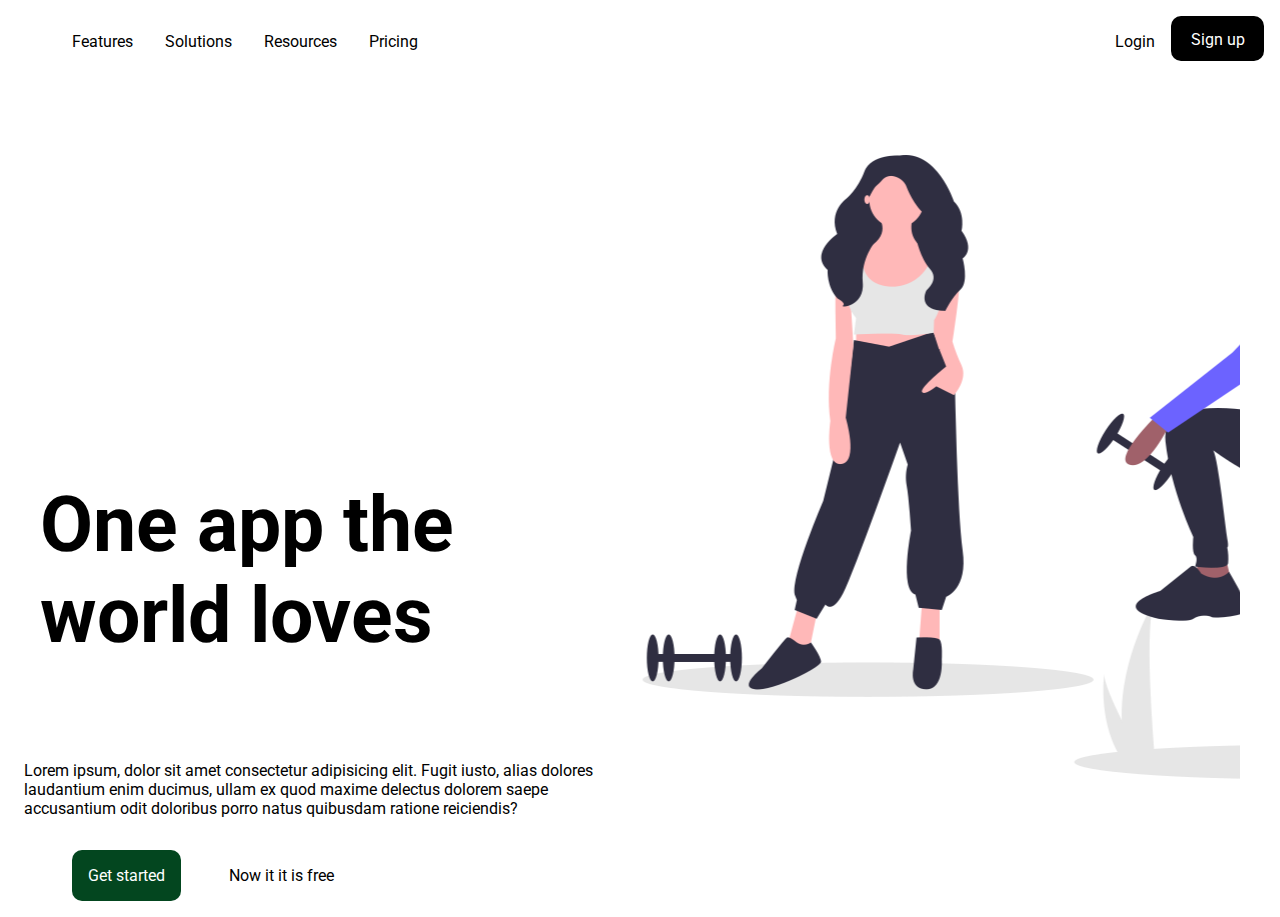
<file: html/index.html>
<!DOCTYPE html>
<html lang="pt-br">
  <head>
    <meta charset="UTF-8" />
    <meta http-equiv="X-UA-Compatible" content="IE=edge" />
    <meta name="viewport" content="width=device-width, initial-scale=1.0" />
    <link rel="stylesheet" href="./style.css" />
    <title>NSdev.</title>
  </head>
  <body>
    <div class="content">
      <div class="container">
        <div class="content-right">
          <ul>
            <li>Features</li>
            <li>Solutions</li>
            <li>Resources</li>
            <li>Pricing</li>
          </ul>
        </div>
        <div class="content-left">
          <ul>
            <li>Login</li>
            <li>Sign up</li>
          </ul>
        </div>
      </div>
      <main>
        <div class="content-info">
          <h1>One app the world loves</h1>
          <p>
            Lorem ipsum, dolor sit amet consectetur adipisicing elit. Fugit iusto, alias dolores laudantium enim ducimus, ullam ex quod maxime delectus dolorem saepe accusantium odit doloribus porro natus quibusdam ratione reiciendis?
          </p>
          <ul>
            <li>
              <a href="#" class="started">Get started</a>
            </li>
            <li>
              <a href="#" class="free"> Now it it is free </a>
            </li>
          </ul>
        </div>
        <div class="content-img">
          
        </div>
      </main>
    </div>
  </body>
</html>
</file>
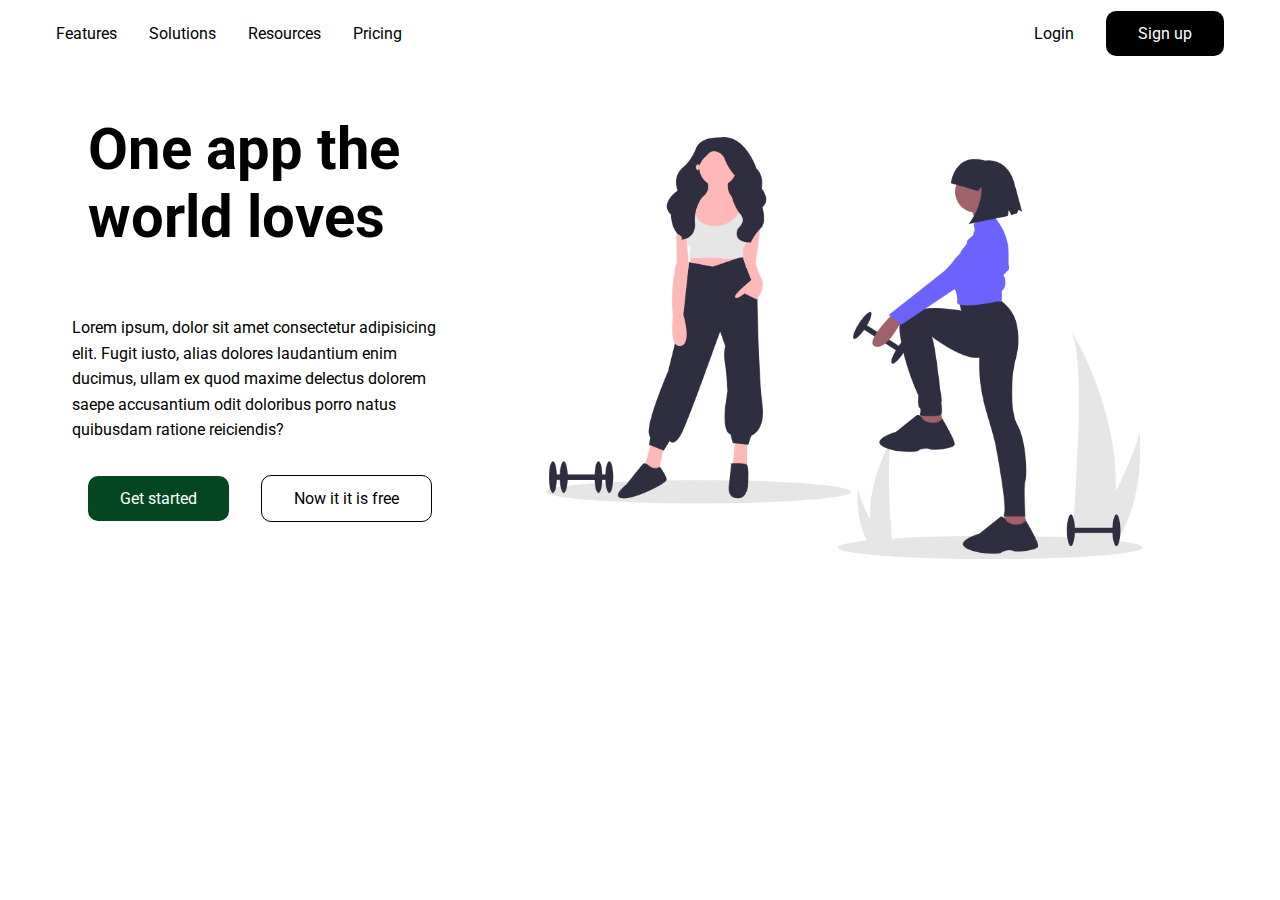
<file: HTML5 &  CSS3/index.html>
<!DOCTYPE html>
<html lang="pt-br">
  <head>
    <meta charset="UTF-8" />
    <meta http-equiv="X-UA-Compatible" content="IE=edge" />
    <meta name="viewport" content="width=device-width, initial-scale=1.0" />
    <link rel="stylesheet" href="./style.css" />
    <title>NSdev.</title>
  </head>

  <body>
    <div class="content">
      <div class="container">
        <div class="content-left">
          <ul class="nav-links">
            <li><a href="#">Features</a></li>
            <li><a href="#">Solutions</a></li>
            <li><a href="#">Resources</a></li>
            <li><a href="#">Pricing</a></li>
          </ul>
        </div>
        <div class="content-right">
          <ul class="nav-links">
            <li><a href="./Pages/Login/login.html">Login</a></li>
            <li>
              <a class="btn black" href="./Pages/Sign-up/index.html">Sign up</a>
            </li>
          </ul>
        </div>
      </div>
      <main>
        <div class="content-info">
          <h1>One app the world loves</h1>
          <p>
            Lorem ipsum, dolor sit amet consectetur adipisicing elit. Fugit
            iusto, alias dolores laudantium enim ducimus, ullam ex quod maxime
            delectus dolorem saepe accusantium odit doloribus porro natus
            quibusdam ratione reiciendis?
          </p>
          <div class="content-actions">
            <a href="#" class="started btn">Get started</a>
            <a href="#" class="btn transparent"> Now it it is free </a>
          </div>
        </div>
        <img src="./Asset/img/person.png" alt="person" class="content-img" />
      </main>
    </div>
  </body>
</html>
</file>
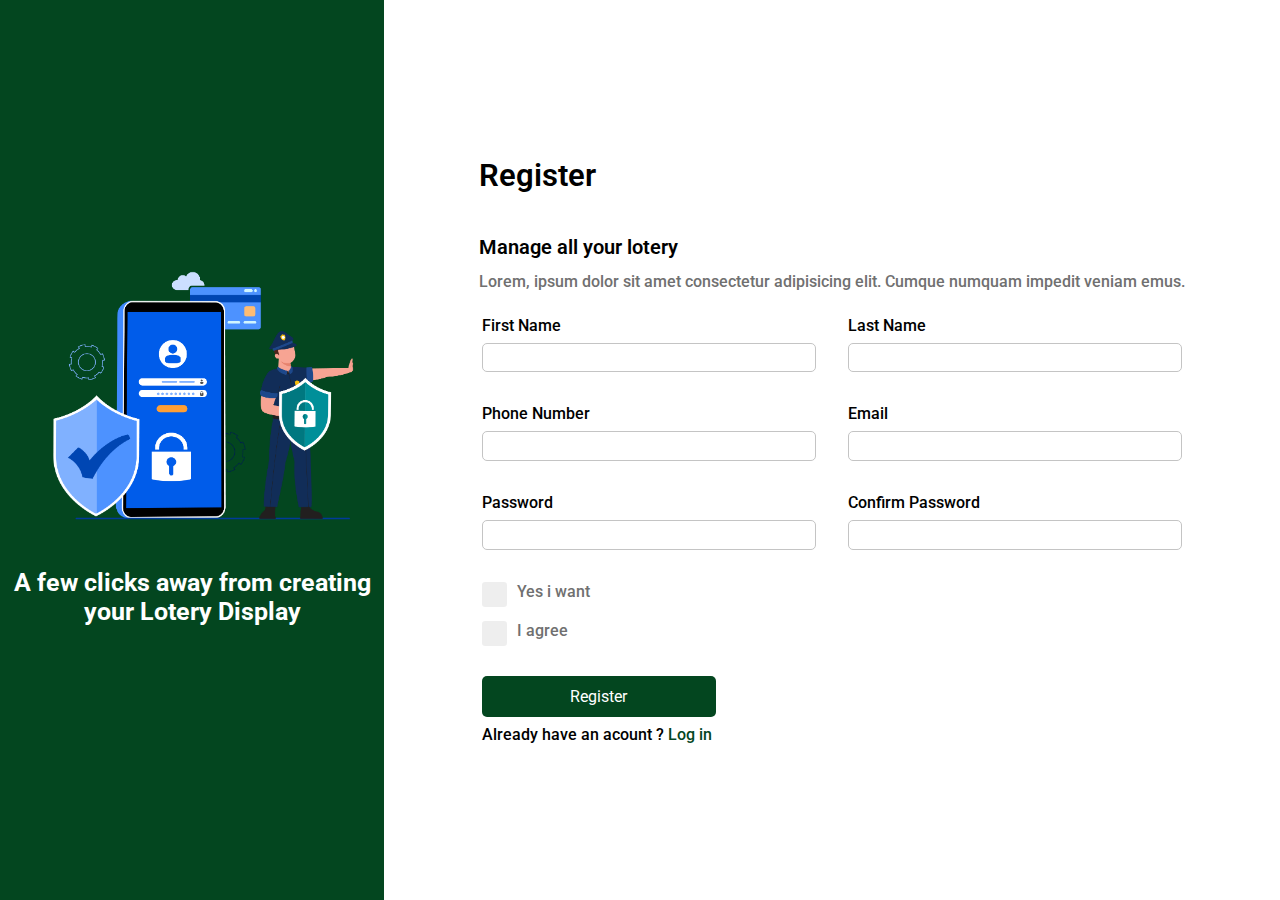
<file: HTML5 &  CSS3/Pages/Sign-up/index.html>
<!DOCTYPE html>
<html lang="pt-br">

<head>
    <meta charset="UTF-8">
    <meta http-equiv="X-UA-Compatible" content="IE=edge">
    <meta name="viewport" content="width=device-width, initial-scale=1.0">
    <link rel="stylesheet" href="style.css">
    <title>Sign-up</title>
</head>

<body>
    <main>
        <aside>
            <img src="./../../Asset/img/Untitled-1.png" alt="Ilustração de registro" class="sign-ilustratation">
            <h4>A few clicks away from creating your Lotery Display</h4>
        </aside>
        <section>
            <div class="form-header">
                <h2>Register</h2>
                <h5>Manage all your lotery</h5>
                <p>Lorem, ipsum dolor sit amet consectetur adipisicing elit. Cumque numquam impedit veniam emus.</p>
            </div>
            <div class="container">
                <form action="">
                    <div class="input-box">
                        <label for="first-name" class="user-details">First Name</label>
                        <input type="text" name="first_name">
                    </div>
                    <div class="input-box">
                        <label for="last-name" class="user-details">Last Name</label>
                        <input type="text" name="last_name">
                    </div>
                    <div class="input-box">
                        <label for="phone_number" class="user-details">Phone Number</label>
                        <input type="text" name="phone_number">
                    </div>
                    <div class="input-box">
                        <label for="email" class="user-details">Email</label>
                        <input type="email" name="Email">
                    </div>

                    <div class="input-box">
                        <label for="password" class="user-details">Password</label>
                        <input type="password" name="password">
                    </div>
                    <div class="input-box">
                        <label for="confirm_password " class="user-details ">Confirm Password</label>
                        <input type="password" name="confirm_password ">
                    </div>
                    <div class="checkboxes">
                        <div class="input-box-row">
                            <label class="container-checkbox">
                                <input type="checkbox"> Yes i want
                                <span class="checkmark"></span>
                              </label>
                        </div>
                        <div class="input-box-row">
                            <label class="container-checkbox">
                                <input type="checkbox"> I agree
                                <span class="checkmark"></span>
                              </label>
                        </div>
                        <div class="input-box">
                            <button type="submit ">Register</button>
                            <label for="have_acount ">Already have an acount ? <a href="./../Login/login.html">Log in</a></label>
                        </div>

                    </div>

                </form>
            </div>
        </section>

    </main>
</body>

</html>
</file>
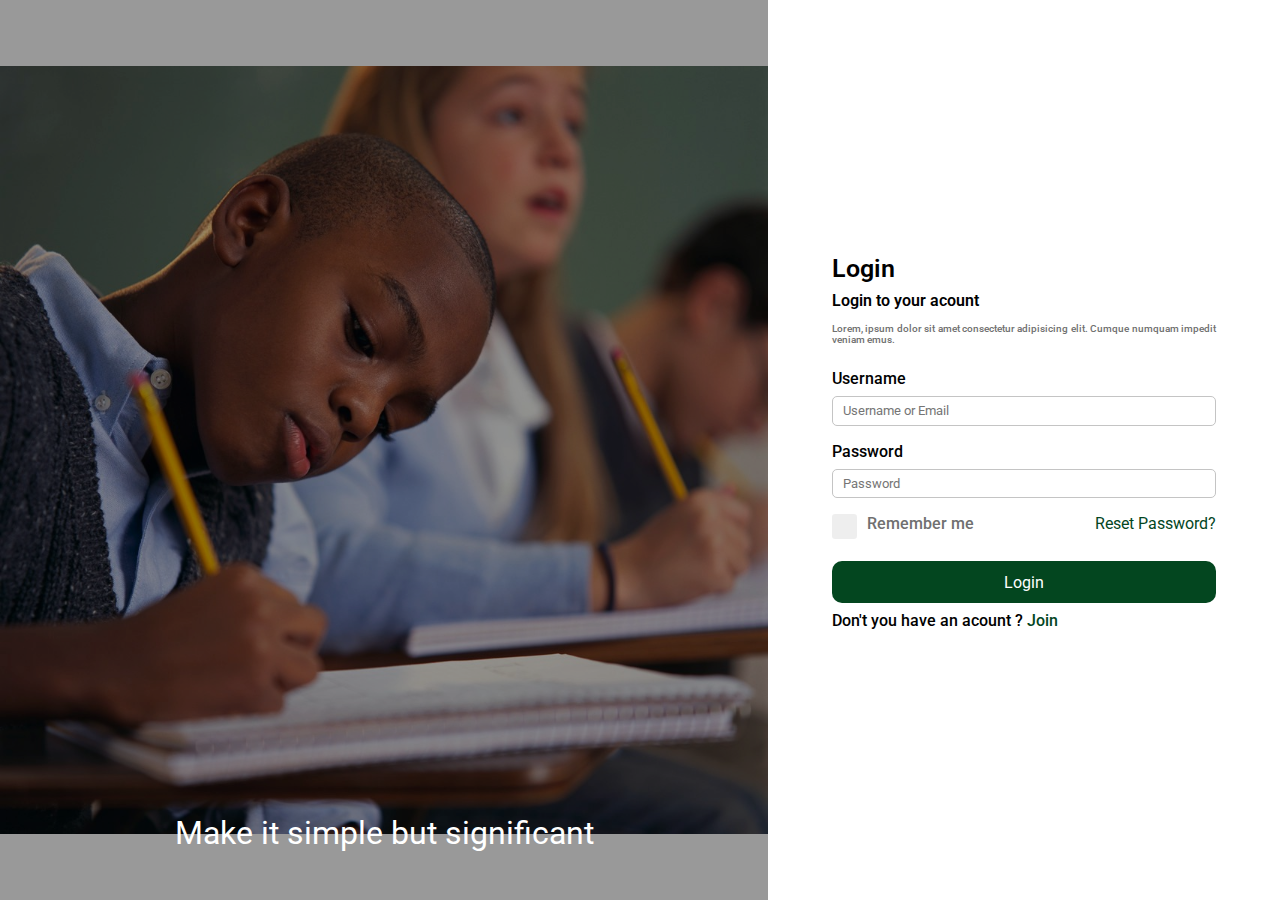
<file: HTML5 &  CSS3/Pages/Login/login.html>
<!DOCTYPE html>
<html lang="pt-br">

<head>
    <meta charset="UTF-8">
    <meta http-equiv="X-UA-Compatible" content="IE=edge">
    <meta name="viewport" content="width=device-width, initial-scale=1.0">
    <link rel="stylesheet" href="style.css">
    <title>Login</title>
</head>

<body>
    <main>
        <aside>
            <div class="overlay"></div>
            <img src="./../../Asset/img/112.jpg" alt="Ilustração de registro" class="sign-ilustratation">
            <h4>Make it simple but significant</h4>
        </aside>
        <section>
            <div class="form-header">
                <h2>Login</h2>
                <h5>Login to your acount</h5>
                <p>Lorem, ipsum dolor sit amet consectetur adipisicing elit. Cumque numquam impedit veniam emus.</p>
            </div>
            <div class="container">
                <form action="">

                    <div class="input-box">
                        <label for="email" class="user-details">Username</label>
                        <input type="email" placeholder="Username or Email" name="Email">
                    </div>

                    <div class="input-box">
                        <label for="password" class="user-details">Password</label>
                        <input type="password" placeholder="Password" name="password">
                    </div>
                    <div class="checkboxes">
                        <div class="input-box-row">
                            <div>
                                <label class="container-checkbox">
                                    <input type="checkbox"> Remember me
                                    <span class="checkmark"></span>
                                  </label>
                            </div>
                            <a href="#">Reset Password?</a>
                        </div>

                        <div class="input-box">
                            <button type="submit ">Login</button>
                            <label for="have_acount ">Don't you have an acount ? <a href="./../Sign-up/index.html">Join</a></label>
                        </div>

                    </div>

                </form>
            </div>
        </section>
    </main>
</body>

</html>
</file>
<file: html/style.css>
@import url("https://fonts.googleapis.com/css2?family=Roboto:wght@100;300;400;500;700;900&display=swap");

* {
  font-family: Roboto, sans-serif;
}

.container {
  position: relative;
  max-width: 100vw;
  height: auto;

  display: flex;
  justify-content: space-between;
  align-items: center;
}

.content-right {
  display: flex;
}

ul {
  list-style: none;
  display: flex;
  margin: 0.5rem;
}

li {
  padding: 1rem;
}

.content-left ul li:nth-child(2) {
  color: #fff;
  background: #000;
  border-radius: 10px;
  padding: 0.9rem;
  width: 4rem;
  height: 1rem;
  text-align: center;
}

main {
    display: flex;
}

.content-info {
    margin-top: 20rem;
    width: 50%;
}

.content-info h1 {
    font-weight: bold;
    font-size: 58pt;
    padding: 2rem;
}

p {
    padding: 1rem;   
}

.started {
    background: rgb(3, 70, 31);
    padding: 1rem;
    width: 6rem;
    border-radius: 10px;
    color: #FFF;
    text-align: center;
    text-decoration: none;
}

.free {
    padding: 1rem;
    width: 6rem;
    color: #000;
    text-align: center;
    text-decoration: none;
}

.content-img{
    width: 50%;
    margin-right: 2rem;
    background: url('./asset//img/person.png') no-repeat;
    background-position-x: 20%;
    background-clip: cover;
}
</file>
<file: HTML5 &  CSS3/style.css>
@import url("https://fonts.googleapis.com/css2?family=Roboto:wght@100;300;400;500;700;900&display=swap");

/* ==================== Variáveis ====================  */

:root {
  --primary-color: #03461f;
  --black: #000;
  --white: #fff;
  --font-family: Roboto, sans-serif;
  --nav-links-gap: 2rem;
  --button-border-radius: 10px;
  --btn-opacity-transition: 0.85;
  --transition-time: 300ms;
}

/* ==================== Reset ====================  */

* {
  font-family: var(--font-family);
}

a {
  text-decoration: none;
  color: var(--black);
}

p {
  padding: 1rem;
  line-height: 1.6;
}

img {
  width: 100%;
  height: auto;
}

/* ==================== Utilidades ====================  */

.container {
  position: relative;
  max-width: 100vw;
  height: auto;
  display: flex;
  justify-content: space-between;
  align-items: center;
}

.container a:hover {
  text-decoration: underline;
}

/* ==================== Botões ====================  */

.btn {
  border-radius: var(--button-border-radius);
  text-decoration: none;
  padding: 0.8rem 2rem;
  text-align: center;
  transition: all var(--transition-time) ease-in-out;
  cursor: pointer;
}

.btn:hover {
  text-decoration: none;
  opacity: var(--btn-opacity-transition);
}

.btn.black {
  color: var(--white);
  background: var(--black);
}

.btn.started {
  color: var(--white);
  background: var(--primary-color);
}

.btn.transparent {
  color: var(--black);
  border: 1px solid var(--black);
}

.btn.transparent:hover {
  opacity: 1;
  color: var(--white);
  background-color: var(--black);
}

/* ==================== Conteúdo ====================  */
main {
  display: flex;
  margin-top: 1.5rem;
  margin-left: 3rem;
  margin-right: 3rem;
}

.content-left {
  display: flex;
}

.content-actions,
.nav-links {
  gap: var(--nav-links-gap);
  align-items: center;
  list-style: none;
  display: flex;
  margin: 0.5rem;
  padding: 0;
  justify-content: center;
}

.nav-links {
  margin: 1rem 3rem;
}

.content-info {
  flex: 2;
}

.content-info h1 {
  font-weight: bold;
  font-size: 58px;
  padding: 2rem;
  margin: 0;
}

.content-img {
  width: 65%;
  max-width: 800px;
}

@media screen and (max-width: 1200px) {
  main {
    flex-direction: column-reverse;
    align-items: center;
    justify-content: center;
    text-align: center;
  }

  .content-img {
    display: none;
  }
}

@media screen and (max-width: 750px) {
  .container {
    justify-content: center;
    gap: var(--nav-links-gap);
  }

  .nav-links {
    margin: 1rem 0;
  }

  main {
    width: 85%;
    margin: 2rem auto;
  }

  .content-info h1 {
    padding: 0;
  }
}

@media screen and (max-width: 600px) {
  html {
    font-size: 80%;
  }
  .container {
    gap: 0;
    flex-wrap: wrap;
  }
}
</file>
<file: HTML5 &  CSS3/Pages/Sign-up/style.css>
@import url("https://fonts.googleapis.com/css2?family=Roboto:wght@100;300;400;500;700;900&display=swap");
:root {
    --primary-color: #03461f;
    --black: #000;
    --white: #fff;
    --font-family: Roboto, sans-serif;
    --nav-links-gap: 2rem;
    --button-border-radius: 10px;
    --btn-opacity-transition: 0.85;
    --transition-time: 300ms;
    --subtitle-text: #707070;
}

* {
    font-family: Roboto, sans-serif;
}

body {
    padding: 0;
    margin: 0;
    box-sizing: border-box;
    background: var(--white);
}

a {
    text-decoration: none;
    color: var(--black);
}

main {
    display: flex;
}

aside {
    display: flex;
    flex-direction: column;
    justify-content: center;
    align-items: center;
    width: 30%;
    height: 100vh;
    background: var(--primary-color);
}

aside h4 {
    color: var(--white);
    font-size: 1.563rem;
    text-align: center;
}

.sign-ilustratation {
    max-width: 100%;
}

section {
    display: flex;
    justify-content: center;
    align-items: center;
    flex-direction: column;
    flex: 1;
    overflow: auto;
}

.form-header {
    display: flex;
    flex-direction: column;
    align-items: flex-start;
}

.form-header h2 {
    margin-bottom: 0.5rem;
    font-size: 1.953rem;
    font-weight: 600;
}

.form-header h5 {
    font-size: 1.25rem;
    font-weight: 600;
    margin-bottom: 0.3rem;
}

.form-header p {
    font-size: 1rem;
    color: var(--subtitle-text);
    font-weight: 500;
    text-align: justify;
    margin: 0.5rem 0 0;
}

.container {
    max-width: 700px;
    width: 100%;
    padding: 1.563rem 1.875rem;
}

section form {
    display: grid;
    grid-template-columns: 1fr 1fr;
    gap: 2rem;
}

.input-box {
    display: flex;
    flex-direction: column;
    gap: 0.5rem;
}

input {
    padding: 0.4rem 0.6rem;
    border-radius: 5px;
    border: 1px solid #c4c4c4;
    outline: none;
}

.input-box-row {
    display: flex;
    flex-direction: row;
    gap: 0.5rem;
}

.input-box-row label {
    color: #707070;
}

label {
    font-weight: 500;
}

.checkboxes {
    display: flex;
    flex-direction: column;
    gap: 0.5rem;
}

.checkboxes button {
    margin-top: 1rem;
    background-color: var(--primary-color);
    color: var(--white);
    padding: 0.7rem 0.7rem;
    border: none;
    border-radius: 5px;
    font-size: 1rem;
    width: 70%;
    transition: background-color 0.8s;
}

.checkboxes button:hover {
    color: var(--primary-color);
    background-color: var(--white);
    border: 1px var(--primary-color) solid;
}

.checkboxes a {
    color: var(--primary-color);
}


/* Customize the label (the container) */

.container-checkbox {
    display: block;
    position: relative;
    padding-left: 35px;
    margin-bottom: 12px;
    cursor: pointer;
    font-size: 1rem;
    -webkit-user-select: none;
    -moz-user-select: none;
    -ms-user-select: none;
    user-select: none;
}


/* Hide the browser's default checkbox */

.container-checkbox input {
    position: absolute;
    opacity: 0;
    cursor: pointer;
    height: 0;
    width: 0;
}


/* Create a custom checkbox */

.checkmark {
    position: absolute;
    top: 0;
    left: 0;
    height: 25px;
    width: 25px;
    background-color: #eee;
    border-radius: 0.2rem;
}


/* On mouse-over, add a grey background color */

.container-checkbox:hover input~.checkmark {
    background-color: #ccc;
}


/* When the checkbox is checked, add a --primary-color background */

.container-checkbox input:checked~.checkmark {
    background-color: var(--primary-color);
}


/* Create the checkmark/indicator (hidden when not checked) */

.checkmark:after {
    content: "";
    position: absolute;
    display: none;
}


/* Show the checkmark when checked */

.container-checkbox input:checked~.checkmark:after {
    display: block;
}


/* Style the checkmark/indicator */

.container-checkbox .checkmark:after {
    left: 9px;
    top: 5px;
    width: 5px;
    height: 10px;
    border: solid white;
    border-width: 0 3px 3px 0;
    -webkit-transform: rotate(45deg);
    -ms-transform: rotate(45deg);
    transform: rotate(45deg);
}
</file>
<file: HTML5 &  CSS3/Pages/Login/style.css>
@import url("https://fonts.googleapis.com/css2?family=Roboto:wght@100;300;400;500;700;900&display=swap");
:root {
    --primary-color: #03461f;
    --black: #000;
    --white: #fff;
    --font-family: Roboto, sans-serif;
    --nav-links-gap: 2rem;
    --button-border-radius: 10px;
    --btn-opacity-transition: 0.85;
    --transition-time: 300ms;
    --subtitle-text: #707070;
}

* {
    margin: 0;
    padding: 0;
    font-family: Roboto, sans-serif;
}

a {
    text-decoration: none;
}

body {
    padding: 0;
    margin: 0;
    box-sizing: border-box;
    background: var(--white);
}

main {
    display: flex;
    height: 100vh;
    overflow-y: hidden;
}

aside {
    display: flex;
    flex-direction: column;
    justify-content: center;
    align-items: center;
    width: 60%;
    position: relative;
}

aside h4 {
    position: absolute;
    color: var(--white);
    bottom: 3rem;
    font-size: 2rem;
    font-weight: 400;
}

.overlay {
    position: absolute;
    top: 0;
    left: 0;
    width: 100%;
    height: 100%;
    background-color: var(--black);
    opacity: 0.4;
}

aside img {
    width: 100%;
    height: auto;
}

section {
    display: flex;
    flex: 1;
    justify-content: center;
    align-items: stretch;
    flex-direction: column;
    gap: 1.5rem;
    margin: 0 4rem;
}

.form-header {
    display: flex;
    flex-direction: column;
    align-items: flex-start;
}

.form-header h2 {
    margin-bottom: 0.5rem;
    font-size: 1.563rem;
    font-weight: 600;
}

.form-header h5 {
    font-size: 1rem;
    font-weight: 600;
    margin-bottom: 0.3rem;
}

.form-header p {
    font-size: 0.6rem;
    color: var(--subtitle-text);
    font-weight: 500;
    text-align: justify;
    margin: 0.5rem 0 0;
}

.input-box {
    display: flex;
    flex-direction: column;
    gap: 0.5rem;
    margin-bottom: 1rem;
}

input {
    padding: 0.4rem 0.6rem;
    border-radius: 5px;
    border: 1px solid #c4c4c4;
    outline: none;
}

.input-box-row {
    display: flex;
    flex-direction: row;
    justify-content: space-between;
}

.input-box-row label {
    color: #707070;
}

label {
    font-weight: 500;
}

.input-box button {
    margin-top: 1rem;
    background-color: var(--primary-color);
    color: var(--white);
    padding: 0.7rem 0.7rem;
    border: none;
    border-radius: var(--button-border-radius);
    font-size: 1rem;
    width: 100%;
<<<<<<< HEAD
    transition: background-color 0.8s;
=======
    transition: background-color 1s;
>>>>>>> eba8fb0dd918bcca00d3b23169292ce531443fc5
}

.input-box button:hover {
    color: var(--primary-color);
    background-color: var(--white);
    border: 1px var(--primary-color) solid;
}

.checkboxes a {
    color: var(--primary-color);
}


/* Customize the label (the container) */

.container-checkbox {
    display: block;
    position: relative;
    padding-left: 35px;
    margin-bottom: 12px;
    cursor: pointer;
    font-size: 1rem;
    -webkit-user-select: none;
    -moz-user-select: none;
    -ms-user-select: none;
    user-select: none;
}


/* Hide the browser's default checkbox */

.container-checkbox input {
    position: absolute;
    opacity: 0;
    cursor: pointer;
    height: 0;
    width: 0;
}


/* Create a custom checkbox */

.checkmark {
    position: absolute;
    top: 0;
    left: 0;
    height: 25px;
    width: 25px;
    background-color: #eee;
    border-radius: 0.2rem;
}


/* On mouse-over, add a grey background color */

.container-checkbox:hover input~.checkmark {
    background-color: #ccc;
}


/* When the checkbox is checked, add a --primary-color background */

.container-checkbox input:checked~.checkmark {
    background-color: var(--primary-color);
}


/* Create the checkmark/indicator (hidden when not checked) */

.checkmark:after {
    content: "";
    position: absolute;
    display: none;
}


/* Show the checkmark when checked */

.container-checkbox input:checked~.checkmark:after {
    display: block;
}


/* Style the checkmark/indicator */

.container-checkbox .checkmark:after {
    left: 9px;
    top: 5px;
    width: 5px;
    height: 10px;
    border: solid white;
    border-width: 0 3px 3px 0;
    -webkit-transform: rotate(45deg);
    -ms-transform: rotate(45deg);
    transform: rotate(45deg);
}
</file>
